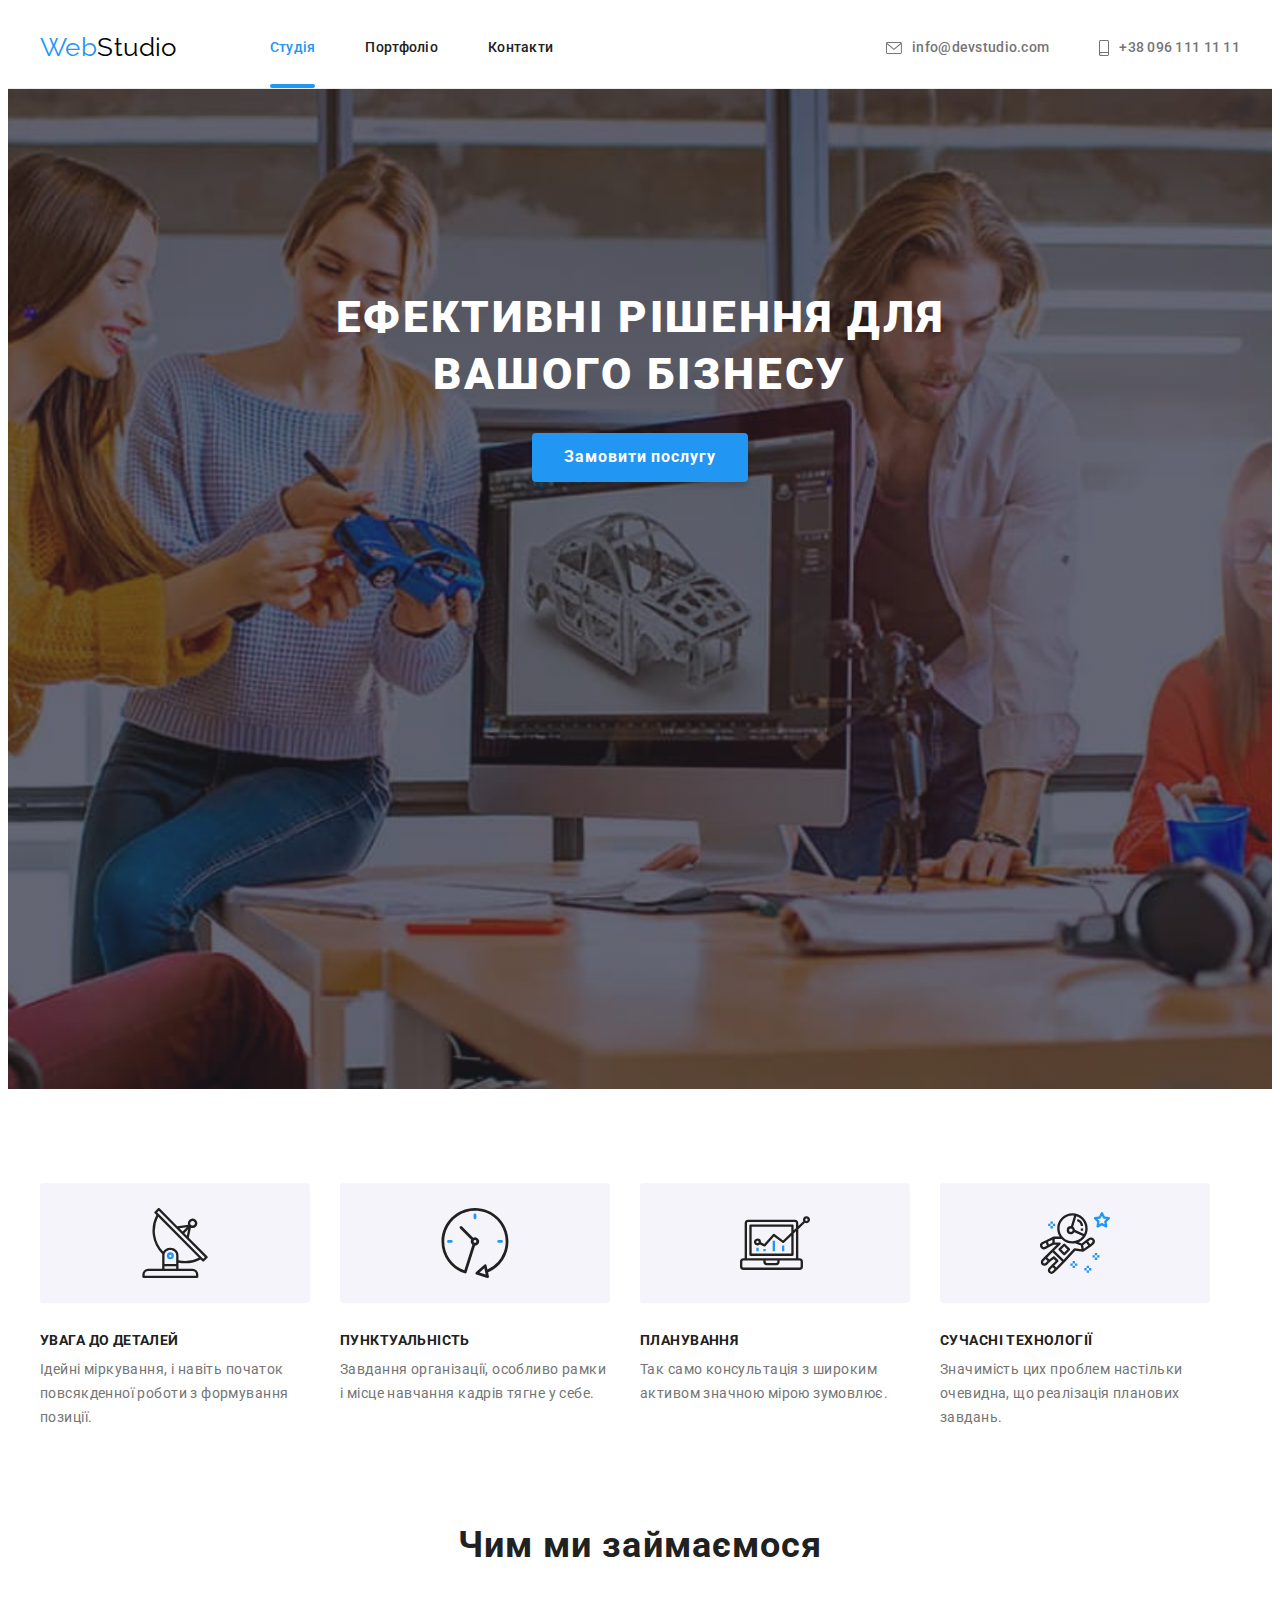
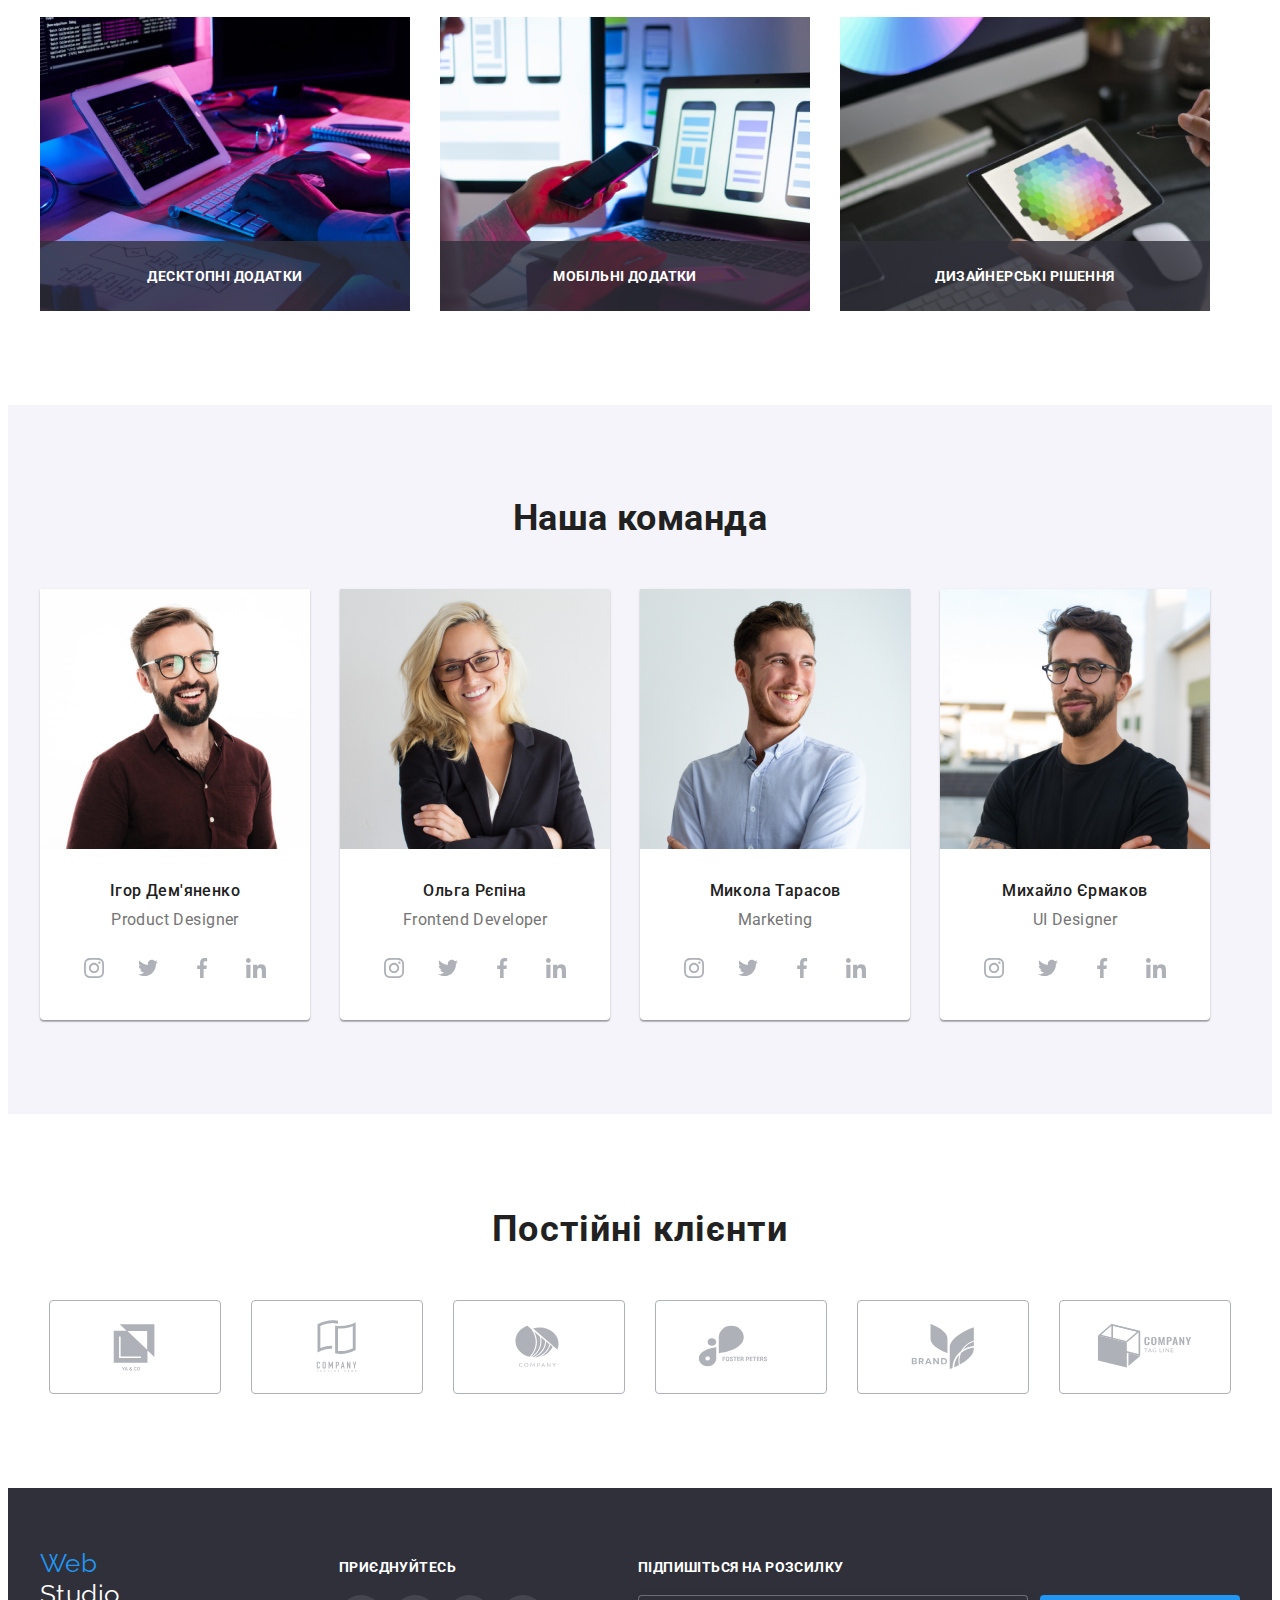
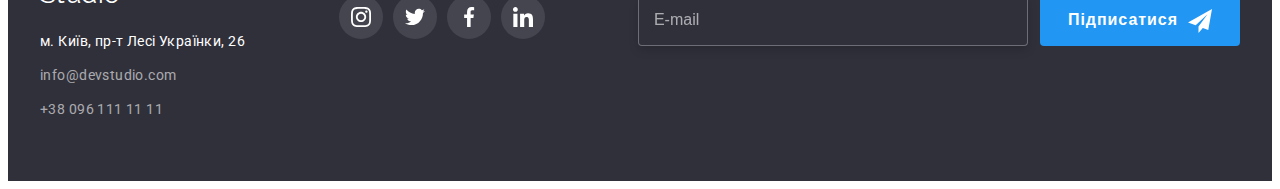
<file: index.html>
<!DOCTYPE html>
<html lang="uk">
  <head>
    <meta charset="UTF-8" />
    <meta http-equiv="X-UA-Compatible" content="IE=edge" />
    <meta name="viewport" content="width=device-width, initial-scale=1.0" />
    <title>Web Studio</title>
    <link
      href="https://fonts.googleapis.com/css2?family=Oleo+Script&family=Raleway:wght@700&family=Roboto:wght@400;500;700;900&display=swap"
      rel="stylesheet"
    />
    <link
      rel="stylesheet"
      href="https://cdnjs.cloudflare.com/ajax/libs/modern-normalize/1.1.0/modern-normalize.min.css"
      integrity="sha512-wpPYUAdjBVSE4KJnH1VR1HeZfpl1ub8YT/NKx4PuQ5NmX2tKuGu6U/JRp5y+Y8XG2tV+wKQpNHVUX03MfMFn9Q=="
      crossorigin="anonymous"
      referrerpolicy="no-referrer"
    />
    <link rel="stylesheet" href="./css/main.min.css" />
    <link rel="stylesheet" href="./css/styles.css" />
  </head>
  <body>
    <!-- Верхня частина сайту-->
    <header class="header">
      <div class="header__container container">
        <a class="header__logo" href="./index.html"
          >Web<span class="header__logo--black">Studio</span></a
        >
        <nav class="nav">
          <ul class="nav__list list">
            <li class="nav__item"><a class="nav__link--current link" href="">Студія</a></li>
            <li class="nav__item">
              <a class="nav__link link" href="./portfolio.html">Портфоліо</a>
            </li>
            <li class="nav__item"><a class="nav__link link" href="">Контакти</a></li>
          </ul>
        </nav>
        <ul class="contacts list">
          <li class="contacts__item">
            <a class="contacts__link link" href="mailto:info@devstudio.com">
              <svg class="contacts__icon mailbox">
                <use href="./Images/symbol-defs.svg#mailbox"></use>
              </svg>
              info@devstudio.com</a
            >
          </li>
          <li class="contacts__item">
            <a class="contacts__link link" href="tel:+380961111111">
              <svg class="contacts__icon smartphone">
                <use href="./Images/symbol-defs.svg#smartphone"></use>
              </svg>
              +38 096 111 11 11</a
            >
          </li>
        </ul>
      </div>
    </header>
    <!--Основна частина сайту-->
    <main>
      <!--Обкладинка-->
      <section class="hero">
        <div class="hero__container container">
          <h1 class="hero__title">Ефективні рішення для вашого бізнесу</h1>
          <button class="hero__btn" type="button" data-modal-open>Замовити послугу</button>
        </div>
      </section>
      <!--Переваги-->
      <section class="features">
        <div class="features__container container">
          <h2 class="visually-hidden">Переваги</h2>
          <ul class="features__list list">
            <li class="features__item icon--antenna">
              <h3 class="features__name">Увага до деталей</h3>
              <p class="features__text">
                Ідейні міркування, і навіть початок повсякденної роботи з формування позиції.
              </p>
            </li>
            <li class="features__item icon--clock">
              <h3 class="features__name">Пунктуальність</h3>
              <p class="features__text">
                Завдання організації, особливо рамки і місце навчання кадрів тягне у себе.
              </p>
            </li>
            <li class="features__item icon--diagram">
              <h3 class="features__name">Планування</h3>
              <p class="features__text">
                Так само консультація з широким активом значною мірою зумовлює.
              </p>
            </li>
            <li class="features__item icon--astronaut">
              <h3 class="features__name">Сучасні технології</h3>
              <p class="features__text">
                Значимість цих проблем настільки очевидна, що реалізація планових завдань.
              </p>
            </li>
          </ul>
        </div>
      </section>
      <!--Спеціалізація-->
      <section class="spec">
        <div class="spec__container container">
          <h2 class="spec__title">Чим ми займаємося</h2>
          <ul class="spec__list list">
            <li class="spec__item item">
              <img
                class="spec__img img"
                src="./Images/comp-1.jpg"
                alt="Програміст за робочим столом"
                width="370"
              />
              <p class="spec__text">Десктопні додатки</p>
            </li>
            <li class="spec__item item">
              <img
                class="spec__img img"
                src="./Images/comp-2.jpg"
                alt="Розробка програми"
                width="370"
              />
              <p class="spec__text">Мобільні додатки</p>
            </li>
            <li class="spec__item item">
              <img
                class="spec__img img"
                src="./Images/comp-3.jpg"
                alt="Вибірка кольорів"
                width="370"
              />
              <p class="spec__text">Дизайнерські рішення</p>
            </li>
          </ul>
        </div>
      </section>
      <!--Члени команди-->
      <section class="team">
        <div class="team__container container">
          <h2 class="team__title">Наша команда</h2>
          <ul class="team__list list">
            <li class="team__item item">
              <img class="team__img" src="./Images/img-3.jpg" alt="Ігор Дем'яненко" width="270" />
              <div class="social">
                <h3 class="social__name">Ігор Дем'яненко</h3>
                <p class="social__desc">Product Designer</p>
                <ul class="social__list list">
                  <li class="social__item">
                    <a
                      href="#"
                      class="social__link link"
                      target="_blank"
                      rel="noreferer noopener nofollow"
                      aria-label="Instagram"
                    >
                      <svg class="social__icon icon">
                        <use href="./Images/symbol-defs.svg#instagram" width="20" height="20"></use>
                      </svg>
                    </a>
                  </li>
                  <li class="social__item">
                    <a
                      href="#"
                      class="social__link link"
                      target="_blank"
                      rel="noreferer noopener nofollow"
                      aria-label="Twitter"
                    >
                      <svg class="social__icon icon">
                        <use href="./Images/symbol-defs.svg#twitter" width="20" height="20"></use>
                      </svg>
                    </a>
                  </li>
                  <li class="social__item">
                    <a
                      href="#"
                      class="social__link link"
                      target="_blank"
                      rel="noreferer noopener nofollow"
                      aria-label="Facebook"
                    >
                      <svg class="social__icon icon">
                        <use href="./Images/symbol-defs.svg#facebook" width="20" height="20"></use>
                      </svg>
                    </a>
                  </li>
                  <li class="social__item">
                    <a
                      href="#"
                      class="social__link link"
                      target="_blank"
                      rel="noreferer noopener nofollow"
                      aria-label="Linkedin"
                    >
                      <svg class="social__icon icon">
                        <use href="./Images/symbol-defs.svg#linkedin" width="20" height="20"></use>
                      </svg>
                    </a>
                  </li>
                </ul>
              </div>
            </li>
            <li class="team__item item">
              <img class="team__img" src="./Images/img-2.jpg" alt="Ольга Рєпіна" width="270" />
              <div class="social">
                <h3 class="social__name">Ольга Рєпіна</h3>
                <p class="social__desc">Frontend Developer</p>
                <ul class="social__list list">
                  <li class="social__item">
                    <a
                      href="#"
                      class="social__link link"
                      target="_blank"
                      rel="noreferer noopener nofollow"
                      aria-label="Instagram"
                    >
                      <svg class="social__icon icon">
                        <use href="./Images/symbol-defs.svg#instagram" width="20" height="20"></use>
                      </svg>
                    </a>
                  </li>
                  <li class="social__item">
                    <a
                      href="#"
                      class="social__link link"
                      target="_blank"
                      rel="noreferer noopener nofollow"
                      aria-label="Twitter"
                    >
                      <svg class="social__icon icon">
                        <use href="./Images/symbol-defs.svg#twitter" width="20" height="20"></use>
                      </svg>
                    </a>
                  </li>
                  <li class="social__item">
                    <a
                      href="#"
                      class="social__link link"
                      target="_blank"
                      rel="noreferer noopener nofollow"
                      aria-label="Facebook"
                    >
                      <svg class="social__icon icon">
                        <use href="./Images/symbol-defs.svg#facebook" width="20" height="20"></use>
                      </svg>
                    </a>
                  </li>
                  <li class="social__item">
                    <a
                      href="#"
                      class="social__link link"
                      target="_blank"
                      rel="noreferer noopener nofollow"
                      aria-label="Linkedin"
                    >
                      <svg class="social__icon icon">
                        <use href="./Images/symbol-defs.svg#linkedin" width="20" height="20"></use>
                      </svg>
                    </a>
                  </li>
                </ul>
              </div>
            </li>
            <li class="team__item item">
              <img class="team__img" src="./Images/img-1.jpg" alt="Микола Тарасов" width="270" />
              <div class="social">
                <h3 class="social__name">Микола Тарасов</h3>
                <p class="social__desc">Marketing</p>
                <ul class="social__list list">
                  <li class="social__item">
                    <a
                      href="#"
                      class="social__link link"
                      target="_blank"
                      rel="noreferer noopener nofollow"
                      aria-label="Instagram"
                    >
                      <svg class="social__icon icon">
                        <use href="./Images/symbol-defs.svg#instagram" width="20" height="20"></use>
                      </svg>
                    </a>
                  </li>
                  <li class="social__item">
                    <a
                      href="#"
                      class="social__link link"
                      target="_blank"
                      rel="noreferer noopener nofollow"
                      aria-label="Twitter"
                    >
                      <svg class="social__icon icon">
                        <use href="./Images/symbol-defs.svg#twitter" width="20" height="20"></use>
                      </svg>
                    </a>
                  </li>
                  <li class="social__item">
                    <a
                      href="#"
                      class="social__link link"
                      target="_blank"
                      rel="noreferer noopener nofollow"
                      aria-label="Facebook"
                    >
                      <svg class="social__icon icon">
                        <use href="./Images/symbol-defs.svg#facebook" width="20" height="20"></use>
                      </svg>
                    </a>
                  </li>
                  <li class="social__item">
                    <a
                      href="#"
                      class="social__link link"
                      target="_blank"
                      rel="noreferer noopener nofollow"
                      aria-label="Linkedin"
                    >
                      <svg class="social__icon icon">
                        <use href="./Images/symbol-defs.svg#linkedin" width="20" height="20"></use>
                      </svg>
                    </a>
                  </li>
                </ul>
              </div>
            </li>
            <li class="team__item item">
              <img class="team__img" src="./Images/img.jpg" alt="Михайло Єрмаков" width="270" />
              <div class="social">
                <h3 class="social__name">Михайло Єрмаков</h3>
                <p class="social__desc">UI Designer</p>
                <ul class="social__list list">
                  <li class="social__item">
                    <a
                      href="#"
                      class="social__link link"
                      target="_blank"
                      rel="noreferer noopener nofollow"
                      aria-label="Instagram"
                    >
                      <svg class="social__icon icon">
                        <use href="./Images/symbol-defs.svg#instagram" width="20" height="20"></use>
                      </svg>
                    </a>
                  </li>
                  <li class="social__item">
                    <a
                      href="#"
                      class="social__link link"
                      target="_blank"
                      rel="noreferer noopener nofollow"
                      aria-label="Twitter"
                    >
                      <svg class="social__icon icon">
                        <use href="./Images/symbol-defs.svg#twitter" width="20" height="20"></use>
                      </svg>
                    </a>
                  </li>
                  <li class="social__item">
                    <a
                      href="#"
                      class="social__link link"
                      target="_blank"
                      rel="noreferer noopener nofollow"
                      aria-label="Facebook"
                    >
                      <svg class="social__icon icon">
                        <use href="./Images/symbol-defs.svg#facebook" width="20" height="20"></use>
                      </svg>
                    </a>
                  </li>
                  <li class="social__item">
                    <a
                      href="#"
                      class="social__link link"
                      target="_blank"
                      rel="noreferer noopener nofollow"
                      aria-label="Linkedin"
                    >
                      <svg class="social__icon icon">
                        <use href="./Images/symbol-defs.svg#linkedin" width="20" height="20"></use>
                      </svg>
                    </a>
                  </li>
                </ul>
              </div>
            </li>
          </ul>
        </div>
      </section>
      <!-- Постійні клієнти -->
      <section class="clients">
        <div class="clients__container container">
          <h2 class="clients__title">Постійні клієнти</h2>
          <ul class="clients__list list">
            <li class="clients__item item">
              <a
                class="clients__link link"
                href="#"
                target="_blank"
                rel="noreferer noopener nofollow"
                aria-label="YA & CO"
              >
                <svg class="clients__icon">
                  <use href="./Images/symbol-defs.svg#Logo-1"></use>
                </svg>
              </a>
            </li>
            <li class="clients__item item">
              <a
                class="clients__link link"
                href="#"
                target="_blank"
                rel="noreferer noopener nofollow"
                aria-label="Company Taoline here"
              >
                <svg class="clients__icon">
                  <use href="./Images/symbol-defs.svg#Logo-2"></use>
                </svg>
              </a>
            </li>
            <li class="clients__item item">
              <a
                class="clients__link link"
                href="#"
                target="_blank"
                rel="noreferer noopener nofollow"
                aria-label="Company logo"
              >
                <svg class="clients__icon">
                  <use href="./Images/symbol-defs.svg#Logo-3"></use>
                </svg>
              </a>
            </li>
            <li class="clients__item item">
              <a
                class="clients__link link"
                href="#"
                target="_blank"
                rel="noreferer noopener nofollow"
                aria-label="Foster Peters"
              >
                <svg class="clients__icon">
                  <use href="./Images/symbol-defs.svg#Logo-4"></use>
                </svg>
              </a>
            </li>
            <li class="clients__item item">
              <a
                class="clients__link link"
                href="#"
                target="_blank"
                rel="noreferer noopener nofollow"
                aria-label="Brand"
              >
                <svg class="clients__icon">
                  <use href="./Images/symbol-defs.svg#Logo-5"></use>
                </svg>
              </a>
            </li>
            <li class="clients__item item">
              <a
                class="clients__link link"
                href="#"
                target="_blank"
                rel="noreferer noopener nofollow"
                aria-label="Company Tag Line"
              >
                <svg class="clients__icon">
                  <use href="./Images/symbol-defs.svg#Logo-6"></use>
                </svg>
              </a>
            </li>
          </ul>
        </div>
      </section>
    </main>
    <!-- Нижня частина сайту-->
    <footer class="footer">
      <div class="footer-container container">
        <div class="footer-address-logo">
          <a class="footer__logo" href="./index.html"
            >Web<span class="footer__logo--white">Studio</span></a
          >
          <address class="address">
            <ul class="address list">
              <!-- Адреса-->
              <li class="address-item">
                <a
                  class="address-place link"
                  href="https://goo.gl/maps/5dyNqoqy7dvXmAK19"
                  target="_blank"
                  rel="noopener nofollow"
                  >м. Київ, пр-т Лесі Українки, 26</a
                >
              </li>
              <!-- Мейл-->
              <li class="address-item">
                <a class="address-contact link" href="mailto:info@devstudio.com"
                  >info@devstudio.com</a
                >
              </li>
              <!-- Номер-->
              <li class="address-item">
                <a class="address-contact link" href="tel:+380961111111">+38 096 111 11 11</a>
              </li>
            </ul>
          </address>
        </div>
        <div class="footer-links">
          <p class="footer-title">Приєднуйтесь</p>
          <ul class="footer-list list">
            <li class="footer-item">
              <a
                href="#"
                class="footer-link link"
                target="_blank"
                rel="noreferer noopener nofollow"
                aria-label="Instagram"
              >
                <svg class="footer-icon icon">
                  <use href="./Images/symbol-defs.svg#instagram" width="20" height="20"></use>
                </svg>
              </a>
            </li>
            <li class="footer-item">
              <a
                href="#"
                class="footer-link link"
                target="_blank"
                rel="noreferer noopener nofollow"
                aria-label="Twitter"
              >
                <svg class="footer-icon icon">
                  <use href="./Images/symbol-defs.svg#twitter" width="20" height="20"></use>
                </svg>
              </a>
            </li>
            <li class="footer-item">
              <a
                href="#"
                class="footer-link link"
                target="_blank"
                rel="noreferer noopener nofollow"
                aria-label="Facebook"
              >
                <svg class="footer-icon icon">
                  <use href="./Images/symbol-defs.svg#facebook" width="20" height="20"></use>
                </svg>
              </a>
            </li>
            <li class="footer-item">
              <a
                href="#"
                class="footer-link link"
                target="_blank"
                rel="noreferer noopener nofollow"
                aria-label="Linkedin"
              >
                <svg class="footer-icon icon">
                  <use href="./Images/symbol-defs.svg#linkedin" width="20" height="20"></use>
                </svg>
              </a>
            </li>
          </ul>
        </div>
        <div class="footer-form-container">
          <p class="footer-form-title">Підпишіться на розсилку</p>
          <form class="footer-form" name="footer-form" autocomplete="on">
            <label class="footer-label">
              <input class="footer-input" name="email" type="email" placeholder="E-mail" required />
              <button class="footer-form-btn" type="submit">
                Підписатися
                <svg class="footer-form-icon">
                  <use href="./Images/icons.svg#telegram"></use>
                </svg>
              </button>
            </label>
          </form>
        </div>
      </div>
    </footer>
    <!-- Модалка -->
    <div class="hero-backdrop is-hidden" data-modal>
      <div class="hero-modal">
        <!-- Форма -->
        <form class="modal-form" autocomplete="on">
          <p class="form-title">Залиште свої дані, ми вам передзвонимо</p>
          <label class="form-label">
            <span class="form-name">Ім'я</span>
            <input class="form-input" type="text" name="name" autofocus required />
            <svg class="form-icon">
              <use href="./Images/icons.svg#name"></use></svg
          ></label>
          <label class="form-label">
            <span class="form-name">Телефон</span>
            <input class="form-input" type="tel" name="tel" required />
            <svg class="form-icon">
              <use href="./Images/icons.svg#phone"></use></svg
          ></label>
          <label class="form-label">
            <span class="form-name">Пошта</span>
            <input class="form-input" type="email" name="mail" required />
            <svg class="form-icon">
              <use href="./Images/icons.svg#email"></use></svg
          ></label>
          <label class="form-textarea-label">
            <span class="form-name">Коментар</span>
            <textarea
              class="form-textarea"
              name="comment"
              rows="10"
              placeholder="Введіть текст"
            ></textarea>
          </label>
          <label class="form-agree-label">
            <input class="form-agree visually-hidden" type="checkbox" name="agree" />
            <span class="agree-block"></span>
            <span class="agree-text"
              >Погоджуюся з розсилкою та приймаю
              <a class="form-conditions" href="#" target="_blank" rel="noreferrer noopener nofollow"
                >Умови договору</a
              >
            </span>
          </label>
          <button class="form-send-btn" type="submit">Відправити</button>
        </form>
        <!-- Кнопка закриття -->
        <button class="x-btn" type="button" data-modal-close>
          <svg class="x-btn-svg" width="18px" height="18px">
            <use href="./Images/symbol-defs.svg#x-icon"></use>
          </svg>
        </button>
      </div>
    </div>

    <!-- <div role="group"></div> - фікс для fieldset  -->

    <!-- JavaScript -->
    <script src="./js/modal.js"></script>
  </body>
</html>
</file>
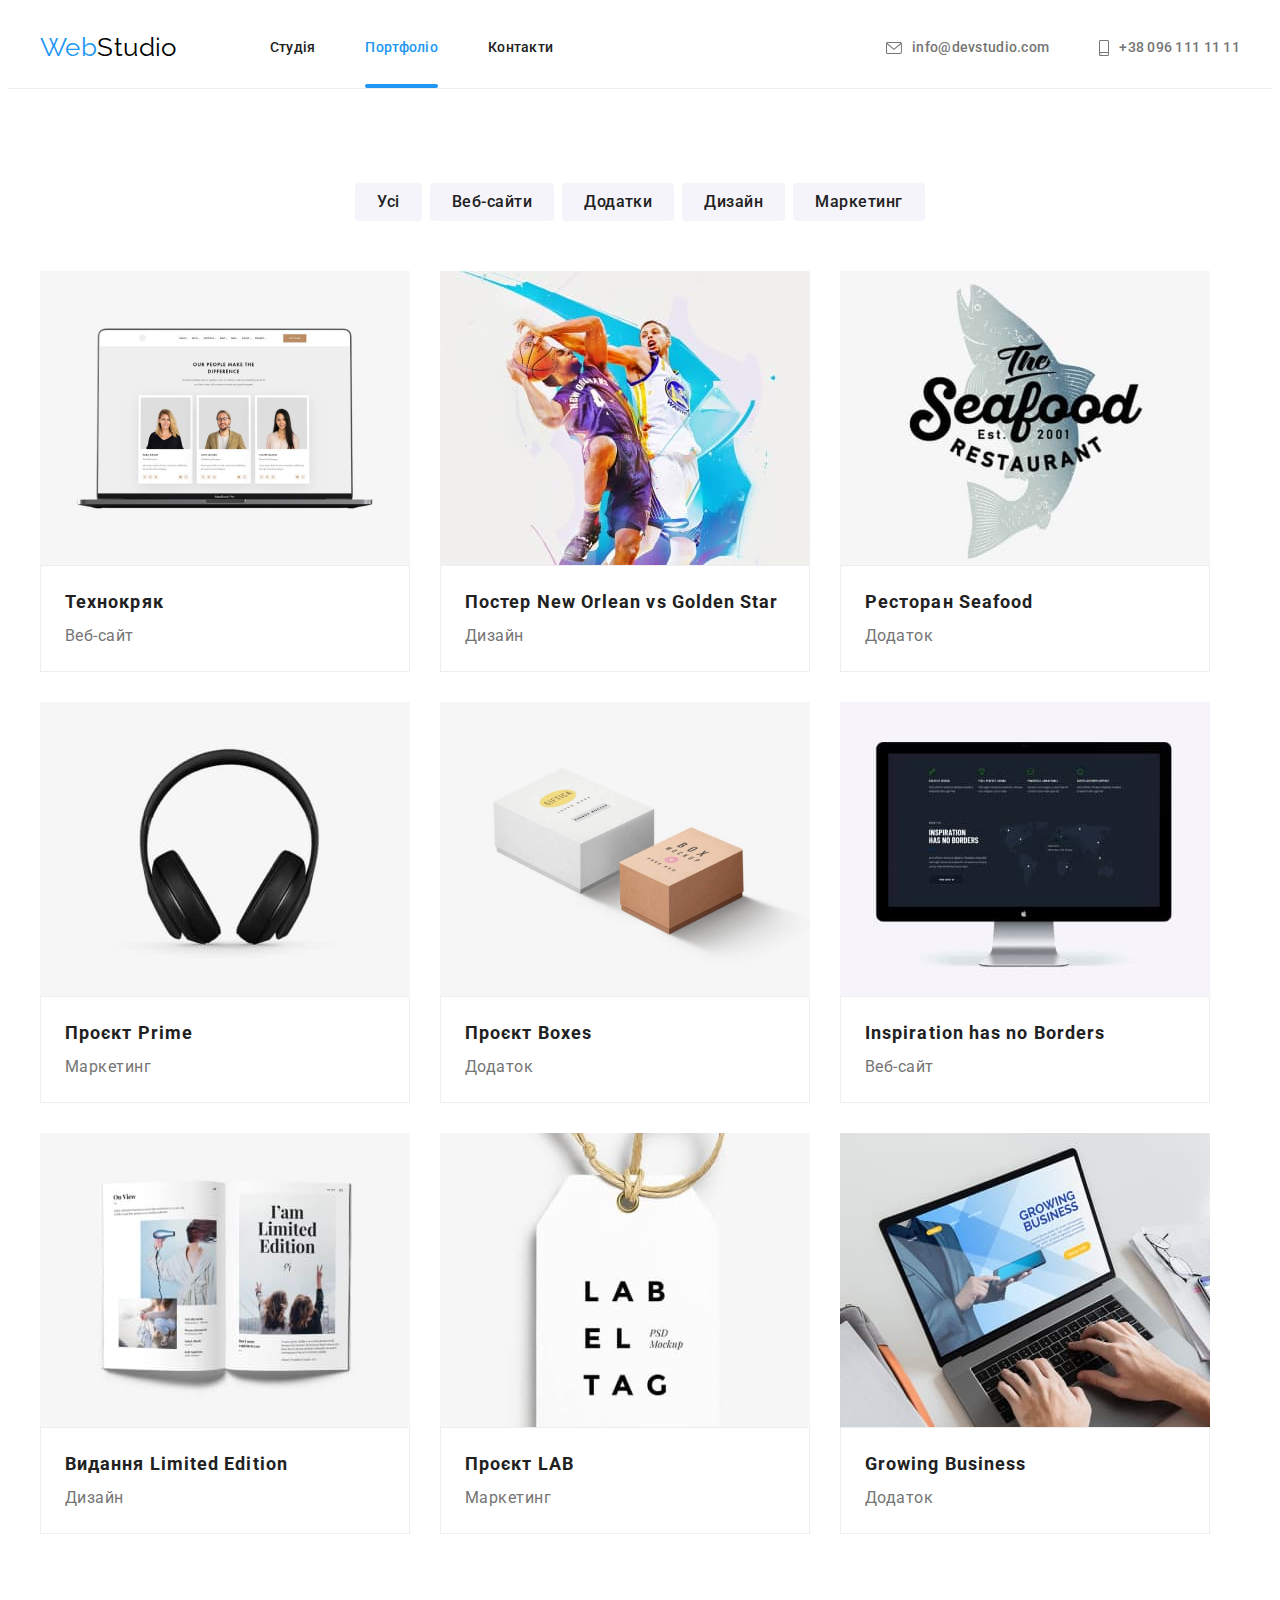
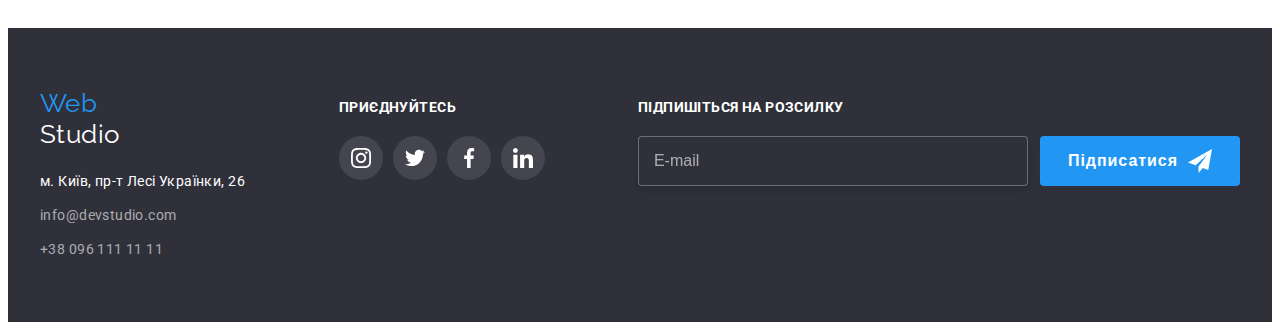
<file: portfolio.html>
<!DOCTYPE html>
<html lang="uk">
  <head>
    <meta charset="UTF-8" />
    <meta http-equiv="X-UA-Compatible" content="IE=edge" />
    <meta name="viewport" content="width=device-width, initial-scale=1.0" />
    <title>Web Studio</title>
    <link
      href="https://fonts.googleapis.com/css2?family=Oleo+Script&family=Raleway:wght@700&family=Roboto:wght@400;500;700;900&display=swap"
      rel="stylesheet"
    />
    <link
      rel="stylesheet"
      href="https://cdnjs.cloudflare.com/ajax/libs/modern-normalize/1.1.0/modern-normalize.min.css"
      integrity="sha512-wpPYUAdjBVSE4KJnH1VR1HeZfpl1ub8YT/NKx4PuQ5NmX2tKuGu6U/JRp5y+Y8XG2tV+wKQpNHVUX03MfMFn9Q=="
      crossorigin="anonymous"
      referrerpolicy="no-referrer"
    />
    <link rel="stylesheet" href="./css/main.min.css" />
    <link rel="stylesheet" href="./css/styles.css" />
  </head>

  <body>
    <!-- Верхня частина сайту-->
    <header class="header">
      <div class="header__container container">
        <a class="header__logo" href="./index.html"
          >Web<span class="header__logo--black">Studio</span></a
        >
        <nav class="nav">
          <ul class="nav__list list">
            <li class="nav__item"><a class="nav__link link" href="./index.html">Студія</a></li>
            <li class="nav__item">
              <a class="nav__link--current link" href="./portfolio.html">Портфоліо</a>
            </li>
            <li class="nav__item"><a class="nav__link link" href="">Контакти</a></li>
          </ul>
        </nav>
        <ul class="contacts list">
          <li class="contacts__item">
            <a class="contacts__link link" href="mailto:info@devstudio.com">
              <svg class="contacts__icon mailbox">
                <use href="./Images/symbol-defs.svg#mailbox"></use>
              </svg>
              info@devstudio.com</a
            >
          </li>
          <li class="contacts__item">
            <a class="contacts__link link" href="tel:+380961111111">
              <svg class="contacts__icon smartphone">
                <use href="./Images/symbol-defs.svg#smartphone"></use>
              </svg>
              +38 096 111 11 11</a
            >
          </li>
        </ul>
      </div>
    </header>
    <main>
      <section class="projects">
        <div class="projects-container container">
          <h1 class="visually-hidden">Проекти</h1>
          <ul class="project-button-list list">
            <li class="project-btn"><button class="project-button" type="button">Усі</button></li>
            <li class="project-btn">
              <button class="project-button" type="button">Веб-сайти</button>
            </li>
            <li class="project-btn">
              <button class="project-button" type="button">Додатки</button>
            </li>
            <li class="project-btn">
              <button class="project-button" type="button">Дизайн</button>
            </li>
            <li class="project-btn">
              <button class="project-button" type="button">Маркетинг</button>
            </li>
          </ul>
          <!-- Проекти -->
          <ul class="project-list list">
            <li class="project-item">
              <a href="" class="project-link link">
                <div class="project-img-thumb">
                  <img
                    class="project-img img"
                    src="./Images/proj-1.jpg"
                    alt="Project-1"
                    width="370"
                  />
                  <div class="project-overlay">
                    <p class="project-overlay-text">
                      Ресурс пропонує комплексні пропозиції з різним рівнем функціоналу та сервісів.
                      Все це дозволить відвідувачу отримати вичерпні відомості про компанію чи
                      приватну особу.
                    </p>
                  </div>
                </div>
                <div class="project-container">
                  <h2 class="project-name">Технокряк</h2>
                  <p class="project-desc">Веб-сайт</p>
                </div>
              </a>
            </li>
            <li class="project-item">
              <a href="" class="project-link link">
                <div class="project-img-thumb">
                  <img
                    class="project-img img"
                    src="./Images/proj-2.jpg"
                    alt="Project-2"
                    width="370"
                  />
                  <div class="project-overlay">
                    <p class="project-overlay-text">
                      Ресурс пропонує комплексні пропозиції з різним рівнем функціоналу та сервісів.
                      Все це дозволить відвідувачу отримати вичерпні відомості про компанію чи
                      приватну особу.
                    </p>
                  </div>
                </div>
                <div class="project-container">
                  <h2 class="project-name">Постер New Orlean vs Golden Star</h2>
                  <p class="project-desc">Дизайн</p>
                </div>
              </a>
            </li>
            <li class="project-item">
              <a href="" class="project-link link">
                <div class="project-img-thumb">
                  <img
                    class="project-img img"
                    src="./Images/proj-3.jpg"
                    alt="Project-3"
                    width="370"
                  />
                  <div class="project-overlay">
                    <p class="project-overlay-text">
                      Ресурс пропонує комплексні пропозиції з різним рівнем функціоналу та сервісів.
                      Все це дозволить відвідувачу отримати вичерпні відомості про компанію чи
                      приватну особу.
                    </p>
                  </div>
                </div>
                <div class="project-container">
                  <h2 class="project-name">Ресторан Seafood</h2>
                  <p class="project-desc">Додаток</p>
                </div>
              </a>
            </li>
            <li class="project-item">
              <a href="" class="project-link link">
                <div class="project-img-thumb">
                  <img
                    class="project-img img"
                    src="./Images/proj-4.jpg"
                    alt="Project-4"
                    width="370"
                  />
                  <div class="project-overlay">
                    <p class="project-overlay-text">
                      Ресурс пропонує комплексні пропозиції з різним рівнем функціоналу та сервісів.
                      Все це дозволить відвідувачу отримати вичерпні відомості про компанію чи
                      приватну особу.
                    </p>
                  </div>
                </div>
                <div class="project-container">
                  <h2 class="project-name">Проєкт Prime</h2>
                  <p class="project-desc">Маркетинг</p>
                </div>
              </a>
            </li>
            <li class="project-item">
              <a href="" class="project-link link">
                <div class="project-img-thumb">
                  <img
                    class="project-img img"
                    src="./Images/proj-5.jpg"
                    alt="Project-5"
                    width="370"
                  />
                  <div class="project-overlay">
                    <p class="project-overlay-text">
                      Ресурс пропонує комплексні пропозиції з різним рівнем функціоналу та сервісів.
                      Все це дозволить відвідувачу отримати вичерпні відомості про компанію чи
                      приватну особу.
                    </p>
                  </div>
                </div>
                <div class="project-container">
                  <h2 class="project-name">Проєкт Boxes</h2>
                  <p class="project-desc">Додаток</p>
                </div>
              </a>
            </li>
            <li class="project-item">
              <a href="" class="project-link link">
                <div class="project-img-thumb">
                  <img
                    class="project-img img"
                    src="./Images/proj-6.jpg"
                    alt="Project-6"
                    width="370"
                  />
                  <div class="project-overlay">
                    <p class="project-overlay-text">
                      Ресурс пропонує комплексні пропозиції з різним рівнем функціоналу та сервісів.
                      Все це дозволить відвідувачу отримати вичерпні відомості про компанію чи
                      приватну особу.
                    </p>
                  </div>
                </div>
                <div class="project-container">
                  <h2 class="project-name">Inspiration has no Borders</h2>
                  <p class="project-desc">Веб-сайт</p>
                </div>
              </a>
            </li>
            <li class="project-item">
              <a href="" class="project-link link">
                <div class="project-img-thumb">
                  <img
                    class="project-img img"
                    src="./Images/proj-7.jpg"
                    alt="Project-7"
                    width="370"
                  />
                  <div class="project-overlay">
                    <p class="project-overlay-text">
                      Ресурс пропонує комплексні пропозиції з різним рівнем функціоналу та сервісів.
                      Все це дозволить відвідувачу отримати вичерпні відомості про компанію чи
                      приватну особу.
                    </p>
                  </div>
                </div>
                <div class="project-container">
                  <h2 class="project-name">Видання Limited Edition</h2>
                  <p class="project-desc">Дизайн</p>
                </div>
              </a>
            </li>
            <li class="project-item">
              <a href="" class="project-link link">
                <div class="project-img-thumb">
                  <img
                    class="project-img img"
                    src="./Images/proj-8.jpg"
                    alt="Project-8"
                    width="370"
                  />
                  <div class="project-overlay">
                    <p class="project-overlay-text">
                      Ресурс пропонує комплексні пропозиції з різним рівнем функціоналу та сервісів.
                      Все це дозволить відвідувачу отримати вичерпні відомості про компанію чи
                      приватну особу.
                    </p>
                  </div>
                </div>
                <div class="project-container">
                  <h2 class="project-name">Проєкт LAB</h2>
                  <p class="project-desc">Маркетинг</p>
                </div>
              </a>
            </li>
            <li class="project-item">
              <a href="" class="project-link link">
                <div class="project-img-thumb">
                  <img
                    class="project-img img"
                    src="./Images/proj-9.jpg"
                    alt="Project-9"
                    width="370"
                  />
                  <div class="project-overlay">
                    <p class="project-overlay-text">
                      Ресурс пропонує комплексні пропозиції з різним рівнем функціоналу та сервісів.
                      Все це дозволить відвідувачу отримати вичерпні відомості про компанію чи
                      приватну особу.
                    </p>
                  </div>
                </div>
                <div class="project-container">
                  <h2 class="project-name">Growing Business</h2>
                  <p class="project-desc">Додаток</p>
                </div>
              </a>
            </li>
          </ul>
        </div>
      </section>
    </main>
    <!-- Нижня частина сайту-->
    <footer class="footer">
      <div class="footer-container container">
        <div class="footer-address-logo">
          <a class="footer__logo" href="./index.html"
            >Web<span class="footer__logo--white">Studio</span></a
          >
          <address class="address">
            <ul class="address list">
              <!-- Адреса-->
              <li class="address-item">
                <a
                  class="address-place link"
                  href="https://goo.gl/maps/5dyNqoqy7dvXmAK19"
                  target="_blank"
                  rel="noopener nofollow"
                  >м. Київ, пр-т Лесі Українки, 26</a
                >
              </li>
              <!-- Мейл-->
              <li class="address-item">
                <a class="address-contact link" href="mailto:info@devstudio.com"
                  >info@devstudio.com</a
                >
              </li>
              <!-- Номер-->
              <li class="address-item">
                <a class="address-contact link" href="tel:+380961111111">+38 096 111 11 11</a>
              </li>
            </ul>
          </address>
        </div>
        <div class="footer-links">
          <p class="footer-title">Приєднуйтесь</p>
          <ul class="footer-list list">
            <li class="footer-item">
              <a
                href="#"
                class="footer-link link"
                target="_blank"
                rel="noreferer noopener nofollow"
                aria-label="Instagram"
              >
                <svg class="footer-icon icon">
                  <use href="./Images/symbol-defs.svg#instagram" width="20" height="20"></use>
                </svg>
              </a>
            </li>
            <li class="footer-item">
              <a
                href="#"
                class="footer-link link"
                target="_blank"
                rel="noreferer noopener nofollow"
                aria-label="Twitter"
              >
                <svg class="footer-icon icon">
                  <use href="./Images/symbol-defs.svg#twitter" width="20" height="20"></use>
                </svg>
              </a>
            </li>
            <li class="footer-item">
              <a
                href="#"
                class="footer-link link"
                target="_blank"
                rel="noreferer noopener nofollow"
                aria-label="Facebook"
              >
                <svg class="footer-icon icon">
                  <use href="./Images/symbol-defs.svg#facebook" width="20" height="20"></use>
                </svg>
              </a>
            </li>
            <li class="footer-item">
              <a
                href="#"
                class="footer-link link"
                target="_blank"
                rel="noreferer noopener nofollow"
                aria-label="Linkedin"
              >
                <svg class="footer-icon icon">
                  <use href="./Images/symbol-defs.svg#linkedin" width="20" height="20"></use>
                </svg>
              </a>
            </li>
          </ul>
        </div>
        <div class="footer-form-container">
          <p class="footer-form-title">Підпишіться на розсилку</p>
          <form class="footer-form" name="footer-form" autocomplete="on">
            <label class="footer-label">
              <input class="footer-input" name="email" type="email" placeholder="E-mail" required />
              <button class="footer-form-btn" type="submit">
                Підписатися
                <svg class="footer-form-icon">
                  <use href="./Images/icons.svg#telegram"></use>
                </svg>
              </button>
            </label>
          </form>
        </div>
      </div>
    </footer>
  </body>
</html>
</file>
<file: css/styles.css>
/* :root {
  --primary-text-color: #212121;
  --title-text-color: #757575;
  --accent-color: #2196f3;
  --main-background-color: #ffffff;
  --cover-footer-color: #2f303a;
  --black-color: #000000;
  --nav-button-color: #f5f4fa;
  --additional-color-first: #eeeeee;
  --additional-color-second: #ececec;
  --icon-color: #afb1b8;
  --animation-time: 250ms;
  --time-function: cubic-bezier(0.4, 0, 0.2, 1);
  --project-card-color: rgba(33, 150, 243, 0.9);
  --main-font: 'Roboto', sans-serif;
  --secondary-font: 'Raleway', sans-serif;
} */
/* 
html {
  box-sizing: border-box;
}

body {
  background-color: var(--main-background-color);
  color: var(--primary-text-color);
  font-family: var(--main-font), var(--secondary-font);
  font-size: 14px;
  letter-spacing: 0.03em;
}

h1,
h2,
h3,
h4,
h5,
h6,
p {
  margin: 0;
  padding: 0;
} */

/* .container {
  margin-left: auto;
  margin-right: auto;
  width: 1200px;
  padding-left: 15px;
  padding-right: 15px;
} */
/* 
.link {
  text-decoration: none;
}

.img {
  display: block;
  max-width: 100%;
  height: auto;
}

.section {
  padding-top: 94px;
  padding-bottom: 94px;
}

.address {
  font-style: inherit;
  margin-top: 20px;
}
.icon {
  width: 20px;
  height: 20px;
  fill: currentColor;
}

.list {
  list-style: none;
  padding: 0;
  margin: 0;
} */

/* .visually-hidden {
  position: absolute;
  width: 1px;
  height: 1px;
  margin: -1px;
  border: 0;
  padding: 0;

  white-space: nowrap;
  clip-path: inset(100%);
  clip: rect(0 0 0 0);
  overflow: hidden;
} */
/* Основний колір тексту: #212121;*/

/* Другорядний колір тексту: #757575; */

/* Кольори емблеми #2196F3 #FFFFFF */

/*header  #FFFFFF */

/*title текст #FFFFFF title background #2F303A*/

/*Акцент #2196F3*/
/*Футер #2F303A*/

/* header

.header {
  background-color: var(--main-background-color);
  border-bottom: 1px solid var(--additional-color-second);
}
.header__container {
  display: flex;
  align-items: center;
}

/* Лого header */

/* .header__logo {
  margin-right: 93px;
  color: var(--accent-color);
  font-family: Raleway;
  text-decoration: none;
  font-size: 26px;
  line-height: 1.2;
}

.header__logo--black {
  color: var(--black-color);
  font-family: Raleway;
} */

/* Навігація сайту */
/* .nav {
  display: flex;
}
.nav__list {
  display: flex;
}

.nav__link {
  display: inline-block;
  color: var(--primary-text-color);
  font-weight: 500;
  font-size: 14px;
  line-height: 1.14;
  text-decoration: none;
}
.nav__link--current {
  color: var(--accent-color);
  position: relative;
}
.nav__link--current::after {
  position: absolute;
  display: block;
  bottom: 0;
  left: 0;
  content: '';
  width: 100%;
  height: 4px;
  background-color: var(--accent-color);
  border-radius: 2px;
} */
/* margin-right: 50px; */

/* .site-nav .item:last-child{
  margin-right: 0;
} */

/* .site-nav .item:not(:last-child){
  margin-right: 50px;
} */
/* 
.nav__item + .nav__item {
  margin-left: 50px;
} */

/* Контакти header */
/* .contacts {
  display: flex;
  margin-left: auto;
  color: var(--title-text-color);
  align-items: center;
}

.contacts__item:first-child {
  margin-right: 50px;
} */

/* Іконки хедеру */
/* .contact__icon {
  align-items: center;
  fill: currentColor;
  margin-right: 10px;
}

.mailbox {
  width: 16px;
  height: 12px;
}
.smartphone {
  width: 10px;
  height: 16px;
} */

/* Посилання */

/* .nav__link,
.nav__link--current {
  display: block;
  padding-top: 32px;
  padding-bottom: 32px;
  font-weight: 500;
  line-height: 1.14;
  letter-spacing: 0.02em;
  transition: color var(--animation-time) var(--time-function);
}
.contact__link {
  display: flex;
  margin-left: auto;
  align-items: center;
  font-weight: 500;
  font-size: 14px;
  line-height: 1.1;
  color: var(--title-text-color);
  letter-spacing: 0.02em;
  transition: color var(--animation-time) var(--time-function);
}
.contact__link:hover,
.contact__link:focus {
  color: var(--accent-color);
} */

/*Заголовок*/

/* .hero {
  padding-top: 200px;
  padding-bottom: 200px;
  text-align: center;
  max-width: 1600px;
  height: 600px;
  margin-left: auto;
  margin-right: auto;
  background-image: linear-gradient(to right, rgba(47, 48, 58, 0.4), rgba(47, 48, 58, 0.4)),
    url('../Images/background-hero.jpg');
  background-size: cover;
  background-repeat: no-repeat;
  background-position: center;
  background-color: var(--cover-footer-color);
}

.hero__title {
  margin-bottom: 30px;
  margin-left: auto;
  margin-right: auto;
  max-width: 696px;

  font-size: 44px;
  font-weight: 900;
  line-height: 1.3;
  letter-spacing: 0.06em;
  text-align: center;
  text-transform: uppercase;
  color: var(--main-background-color);
} */

/* .hero__btn {
  display: inline-block;
  min-width: 216px;
  box-shadow: 0px 4px 4px rgba(0, 0, 0, 0.15);
  border: none;
  border-radius: 4px;
  padding: 10px 32px;

  font-family: inherit;
  color: var(--main-background-color);
  background-color: var(--accent-color);
  font-weight: 700;
  font-size: 16px;
  line-height: 1.8;
  text-align: center;
  letter-spacing: 0.06em;
  cursor: pointer;
} */

/*Заголовки і описи*/
/* Переваги
.features__item {
  width: 270px;
} */
/* .features-item:not(:last-child) {
  margin-right: 30px;
} */

/* .features__list {
  display: flex;
  gap: 30px;
}

.features__item::before {
  display: block;
  content: ' ';
  height: 120px;
  background-size: contain;
  background-repeat: no-repeat;
  background-position: center;
  background-color: var(--nav-button-color);
  border-radius: 4px;
  background-size: 70px 70px;
  margin-bottom: 30px;
}

.icon--antenna::before {
  background-image: url(../Images/antenna.svg);
  left: 3.35%;
  right: 3.35%;
  top: 0%;
  bottom: 0%;
}

.icon--clock::before {
  background-image: url(../Images/сlock.svg);
}

.icon--diagram::before {
  background-image: url(../Images/diagram.svg);
}

.icon--astronaut::before {
  background-image: url(../Images/astronaut.svg);
}
.features__name {
  margin-bottom: 10px;
  font-weight: 700;
  font-size: 14px;
  line-height: 1.1;
  text-transform: uppercase;
  color: var(--primary-text-color);
}

.features__text {
  font-size: 14px;
  line-height: 1.71;
  color: var(--title-text-color);
} */
/* Спеціалізація */
/* .spec {
  padding-top: 0;
}
.spec__list {
  display: flex;
  gap: 30px;
}

.spec__title {
  margin-bottom: 50px;
  font-weight: 700;
  font-size: 36px;
  line-height: 1.2;
  text-align: center;
  letter-spacing: 0.03em;
  color: var(--primary-text-color);
}
.spec__item {
  position: relative;
}
.spec__text {
  position: absolute;
  bottom: 0;
  display: flex;
  align-items: center;
  justify-content: center;
  width: 100%;
  height: 70px;
  background-color: rgba(47, 48, 58, 0.8);
  font-weight: 700;
  text-transform: uppercase;
  color: var(--main-background-color);
} */

/* Команда */
/* .team {
  background-color: var(--nav-button-color);
}
.team__list {
  display: flex;
}
.social {
  padding: 30px 0;
  text-align: center;
}
.team__title {
  margin-bottom: 50px;
  font-size: 36px;
  line-height: 1.1;
  text-align: center;
}
.team__item {
  background-color: var(--main-background-color);
  width: 270px;
  box-shadow: 0px 1px 3px rgba(0, 0, 0, 0.12), 0px 1px 1px rgba(0, 0, 0, 0.14),
    0px 2px 1px rgba(0, 0, 0, 0.2);
  border-radius: 0px 0px 4px 4px;
}
.team__item:not(:last-child) {
  margin-right: 30px;
}
.social__list {
  display: flex;
  justify-content: center;
  gap: 10px;
  margin-top: 16px;
}
.social__link,
.footer-link {
  display: flex;
  justify-content: center;
  align-items: center;
  width: 44px;
  height: 44px;
  border-radius: 50%;
  background-color: var(--main-background-color);
  color: var(--icon-color);
  transition: color var(--animation-time) var(--time-function),
    background-color var(--animation-time) var(--time-function);
}

.social__link:hover,
.social__link:focus {
  background-color: var(--accent-color);
  color: var(--main-background-color);
}

.social__name {
  margin-bottom: 10px;

  font-weight: 500;
  font-size: 16px;
  line-height: 1.18;
  text-align: center;
}
.social__desc {
  font-size: 16px;
  line-height: 1.18;
  text-align: center;
  color: var(--title-text-color);
} */

/* Постійні клієнти */

/* .clients__title {
  font-weight: 700;
  font-size: 36px;
  line-height: 42px;
  text-align: center;
  letter-spacing: 0.03em;
  margin-bottom: 50px;
}

.clients__list {
  display: flex;
  justify-content: center;
  gap: 30px;
}

.clients__item {
  margin-right: 3opx;
}
.clients__link {
  display: flex;
  justify-content: center;
  align-items: center;
  width: 170px;
  height: 92px;
  border-radius: 50%;
  background-color: var(--main-background-color);
  fill: var(--icon-color);
  border: 1px solid #afb1b8;
  border-radius: 4px;
  transition: fill var(--animation-time) var(--time-function),
    background-color var(--animation-time) var(--time-function);
}

.clients__link:hover,
.clients__link:focus {
  fill: var(--accent-color);
  border-color: var(--accent-color);
}

.clients__icon {
  width: 106px;
  height: 60px;
} */
/*Button*/
/* button {
  display: block;
  margin: 0 auto;
  cursor: pointer;
  border: none;
  border-radius: 4px;
} */

/* Модалка hero */
/* .hero-backdrop {
  position: fixed;
  top: 0;
  left: 0;
  opacity: 1;
  transform: translateY(0%);
  width: 100%;
  height: 100%;
  background-color: rgba(0, 0, 0, 0.2);
  z-index: 1;
  transition: opacity var(--animation-time) var(--time-function),
    visibility var(--animation-time) var(--time-function),
    transform var(--animation-time) var(--time-function);
}
.hero-backdrop.is-hidden {
  opacity: 0;
  pointer-events: none;
  visibility: hidden;
} */

/* .x-btn {
  position: absolute;
  top: 8px;
  right: 8px;
  display: flex;
  justify-content: center;
  align-items: center;
  width: 30px;
  height: 30px;
  background: #ffffff;
  border: 1px solid rgba(0, 0, 0, 0.1);
  border-radius: 50%;
} */

/* .hero-modal {
  position: absolute;
  min-width: 528px;
  min-height: 581px;
  top: 50%;
  left: 50%;
  transform: translate(-50%, -50%) scale(1);
  border-radius: 4px;
  background-color: var(--main-background-color);
  box-shadow: 0px 1px 3px rgb(0 0 0 / 12%), 0px 1px 1px rgb(0 0 0 / 14%),
    0px 2px 1px rgb(0 0 0 / 20%);
  transition: opacity var(--animation-time) var(--time-function);
} */

/* .x-btn:hover,
.x-btn:focus {
  color: var(--accent-color);
}
.x-btn-svg {
  fill: currentColor;
} */

/* Форма модалки */

/* .modal-form {
  margin-left: auto;
  margin-right: auto;
  padding: 40px;
}
.form-title {
  margin-bottom: 12px;
  padding: 0;
  text-align: center;
  font-weight: 700;
  font-size: 20px;
  line-height: 1.15;
  color: var(--primary-text-color);
}
.form-name {
  display: block;
  margin-bottom: 4px;
  font-size: 12px;
  line-height: 1.16;
  letter-spacing: 0.01em;
}
.form-input {
  display: block;
  width: 450px;
  height: 40px;
  padding: 12px 12px 12px 42px;
  outline: none;
  border: 1px solid rgba(33, 33, 33, 0.2);
  border-radius: 4px;
  color: var(--modal-header-color);
  transition: border-color var(--animation-time) var(--time-function);
}

.form-label {
  position: relative;
  display: block;
  margin-bottom: 10px;
}
.agree-block {
  display: inline-block;
  width: 16px;
  height: 16px;
  padding: 0;
  margin: 0;
  border: 3px solid var(--primary-text-color);
  border-radius: 2px;
  transition: border-color var(--animation-time) var(--time-function),
    background-image var(--animation-time) var(--time-function);
}

.form-agree:checked ~ .agree-block {
  background-image: url(../Images/agree.svg);
  background-size: cover;
  background-position: center;
  background-origin: border-box;
  border-color: var(--accent-color);
  background-color: #2196f3;
}

.agree-block:hover,
.agree-block:focus {
  border-color: var(--accent-color);
}

.agree-text {
  line-height: 1.7;
}
.form-conditions {
  color: var(--accent-color);
}

.form-agree-label {
  display: flex;
  justify-content: center;
  align-items: center;
  gap: 8px;
  margin-bottom: 30px;
}

.form-textarea-label {
  position: relative;
  display: block;
  margin-bottom: 20px;
}

.form-textarea {
  display: block;
  width: 450px;
  height: 120px;
  resize: none;
  padding: 12px;
  margin-bottom: 20px;
  outline: none;
  border: 1px solid rgba(33, 33, 33, 0.2);
  border-radius: 4px;
  transition: border-color var(--animation-time) var(--time-function);
}

.form-send-btn {
  padding: 10px 52px;
  background-color: var(--accent-color);
  box-shadow: 0px 4px 4px rgba(0, 0, 0, 0.15);
  border-radius: 4px;
  font-weight: 700;
  font-size: 16px;
  line-height: 1.88;
  letter-spacing: 0.06em;
  color: var(--main-background-color);
}

.form-input:focus-within,
.form-input:hover,
.form-textarea:focus-within,
.form-textarea:hover {
  border: 1px solid var(--accent-color);
}

textarea {
  resize: none;
}

.form-textarea::placeholder {
  font-size: 12px;
  line-height: 1.16;
  letter-spacing: 0.01em;
  color: rgba(117, 117, 117, 0.5);
}

.form-icon {
  position: absolute;
  top: 50%;
  left: 12px;
  width: 18px;
  height: 18px;
  fill: var(--primary-text-color);
  transition: fill var(--animation-time) var(--time-function);
}

.form-input:focus-within + .form-icon,
.form-input:hover + .form-icon {
  fill: var(--accent-color);
} */
/* Для виїзду надпису з інпуту */
/* .form-input:focus + .form-label,
.form-input:not(:placeholder-shown) + .form-label {
  transform: translateY(-50px);
} */

/*Футер*/

/* .address-contact {
  font-size: 14px;
  line-height: 1.7;
  color: rgba(255, 255, 255, 0.6);
  transition: color var(--animation-time) var(--time-function),
    background-color var(--animation-time) var(--time-function);
}

.address-place {
  font-size: 14px;
  line-height: 1.7;
  color: var(--main-background-color);
  transition: color var(--animation-time) var(--time-function),
    background-color var(--animation-time) var(--time-function);
} */

/* .footer {
  color: rgba(255, 255, 255, 0.6);
  background-color: #2f303a;
  padding: 60px 0;
}
.footer-container {
  display: flex;
  align-items: baseline;
}

.footer__logo {
  margin-right: 93px;
  color: var(--accent-color);
  font-family: Raleway;
  text-decoration: none;
  font-size: 26px;
  line-height: 1.2;
}
.footer__logo--white {
  display: inline-block;
  color: var(--main-background-color);
  font-family: Raleway;
} */

/* .footer-title {
  margin-bottom: 20px;
  font-family: inherit;
  font-weight: 700;
  line-height: 1.2;
  text-transform: uppercase;
  color: var(--main-background-color);
}
.footer-list {
  display: flex;
  justify-items: center;
  gap: 10px;
}
.footer-links {
  margin-left: 70px;
}
.footer.link {
  transition: color var(--animation-time) var(--time-function),
    background-color var(--animation-time) var(--time-function);
}
.footer-link {
  color: var(--main-background-color);
  background-color: rgba(255, 255, 255, 0.1);
}
.footer-link:hover,
.footer-link:focus {
  background-color: var(--accent-color);
} */
/* .address-item:not(:last-child) {
  margin-bottom: 10px;
}

.address .link:hover,
.address .link:focus {
  color: var(--accent-color);
} */

/* Форма футера */
/* .footer-label {
  display: flex;
  gap: 12px;
}
.footer-form-container {
  margin-left: 93px;
}
.footer-form-title {
  margin-bottom: 20px;
  font-weight: 700;
  line-height: 1.2;
  text-transform: uppercase;
  color: var(--main-background-color);
}

.footer-input {
  width: 358px;
  padding: 15px;
  background-color: var(--cover-footer-color);
  outline: none;
  border: 1px solid rgba(255, 255, 255, 0.3);
  filter: drop-shadow(0px 4px 4px rgba(0, 0, 0, 0.15));
  border-radius: 4px;
  color: var(--main-background-color);
  transition: border-color var(--animation-time) var(--time-function);
}
.footer-input::placeholder {
  font-size: 16px;
  line-height: 1.25;
  color: rgba(255, 255, 255, 0.6);
}
.footer-input:focus,
.footer-input:focus-within {
  border: 1px solid var(--accent-color);
}
.footer-form-btn {
  display: flex;
  align-items: center;
  padding: 10px 28px;
  background-color: var(--accent-color);
  font-weight: 700;
  font-size: 16px;
  line-height: 1.9;
  letter-spacing: 0.06em;
  color: var(--main-background-color);
}
.footer-form-icon {
  width: 24px;
  height: 24px;
  margin-left: 10px;
  fill: var(--main-background-color);
} */

/*Портфоліо*/

/* .project-button-list {
  display: flex;
  justify-content: center;
  margin-bottom: 50px;
}

.project-button {
  display: inline-block;
  padding: 6px 22px;
  font-family: inherit;
  font-size: 16px;
  font-weight: 500;
  line-height: 1.6;
  letter-spacing: 0.03em;
  text-align: center;
  color: var(--primary-text-color);
  background-color: var(--nav-button-color);
  border-radius: 4px;
  cursor: pointer;
  transition: color var(--animation-time) var(--time-function),
    background-color var(--animation-time) var(--time-function),
    box-shadow var(--animation-time) var(--time-function);
}
.project-btn:not(:last-child) {
  margin-right: 8px;
}
.project-button:hover,
.project-button:focus {
  background-color: var(--accent-color);
  color: var(--main-background-color);
  box-shadow: 0px 3px 1px rgba(0, 0, 0, 0.1), 0px 1px 2px rgba(0, 0, 0, 0.08),
    0px 2px 2px rgba(0, 0, 0, 0.12);
}
.flex-container {
  display: flex;
  flex-wrap: wrap;
}
.project-list {
  display: flex;
  flex-wrap: wrap;
  margin-right: -30px;
  margin-bottom: -30px;
}
.project-item {
  margin-right: 30px;
  margin-bottom: 30px;
  width: 370px;
}

.project-name {
  margin-bottom: 4px;

  font-weight: 700;
  font-size: 18px;
  line-height: 1.8;
  letter-spacing: 0.06em;
  color: var(--primary-text-color);
}
.project-container {
  padding: 20px 24px;
  border-top: none;
  border: 1px solid #eeeeee;
}

.project-desc {
  font-weight: 400;
  font-size: 16px;
  line-height: 1.8;
  letter-spacing: 0.03em;
  color: var(--title-text-color);
}
.project-link:hover,
.project-link:focus {
  display: block;
  box-shadow: 0px 1px 1px rgba(0, 0, 0, 0.12), 0px 4px 4px rgba(0, 0, 0, 0.06),
    1px 4px 6px rgba(0, 0, 0, 0.16);
}

/* Вспливаючий текст */
/* .project-link {
  transition: box-shadow var(--animation-time) var(--time-function);
}

.project-img-thumb {
  position: relative;
  overflow: hidden;
}

.project-overlay {
  position: absolute;
  bottom: 0;
  transform: translateY(100%);
  opacity: 0;
  transition: transform var(--animation-time) var(--time-function),
    opacity var(--animation-time) var(--time-function);
  display: flex;
  align-items: center;
  width: 100%;
  height: 100%;
  background-color: var(--project-card-color);
}

.project-overlay-text {
  display: inline-block;
  padding: 0 24px;
  font-size: 18px;
  line-height: 1.6;
  font-weight: 400;
  letter-spacing: 0.03em;
  color: var(--main-background-color);
}

.project-link:hover .project-overlay,
.project-link:focus .project-overlay {
  transform: translateY(0);
  opacity: 1;
} */
</file>
<file: css/main.min.css>
html{-webkit-box-sizing:border-box;box-sizing:border-box}body{background-color:var(--main-background-color);color:var(--primary-text-color);font-family:var(--main-font);font-size:14px;letter-spacing:.03em}h1,h2,h3,h4,h5,h6,p{margin:0;padding:0}.link{text-decoration:none}.img{display:block;max-width:100%;height:auto}.address{font-style:inherit;margin-top:20px}.icon{width:20px;height:20px;fill:currentColor}.list{list-style:none;padding:0;margin:0}.container{margin-left:auto;margin-right:auto;width:1200px;padding-left:15px;padding-right:15px}:root{--primary-text-color: #212121;--title-text-color: #757575;--accent-color: #2196f3;--main-background-color: #ffffff;--cover-footer-color: #2f303a;--black-color: #000000;--nav-button-color: #f5f4fa;--additional-color-first: #eeeeee;--additional-color-second: #ececec;--icon-color: #afb1b8;--animation-time: 250ms;--time-function: cubic-bezier(0.4, 0, 0.2, 1);--project-card-color: rgba(33, 150, 243, 0.9);--main-font: "Roboto", sans-serif;--secondary-font: "Raleway", sans-serif}.visually-hidden{position:absolute;width:1px;height:1px;margin:-1px;border:0;padding:0;white-space:nowrap;-webkit-clip-path:inset(100%);clip-path:inset(100%);clip:rect(0 0 0 0);overflow:hidden}.projects,.clients,.team,.spec,.features,.hero{padding-top:94px;padding-bottom:94px}button{display:block;margin:0 auto;cursor:pointer;border:none;border-radius:4px}.hero__btn{display:inline-block;min-width:216px;-webkit-box-shadow:0px 4px 4px rgba(0,0,0,.15);box-shadow:0px 4px 4px rgba(0,0,0,.15);border:none;border-radius:4px;padding:10px 32px;font-family:inherit;color:var(--main-background-color);background-color:var(--accent-color);font-weight:700;font-size:16px;line-height:1.8;text-align:center;letter-spacing:.06em;cursor:pointer}.project-button{display:inline-block;padding:6px 22px;font-family:inherit;font-size:16px;font-weight:500;line-height:1.6;letter-spacing:.03em;text-align:center;color:var(--primary-text-color);background-color:var(--nav-button-color);border-radius:4px;cursor:pointer;-webkit-transition:color var(--animation-time) var(--time-function),background-color var(--animation-time) var(--time-function),-webkit-box-shadow var(--animation-time) var(--time-function);transition:color var(--animation-time) var(--time-function),background-color var(--animation-time) var(--time-function),-webkit-box-shadow var(--animation-time) var(--time-function);transition:color var(--animation-time) var(--time-function),background-color var(--animation-time) var(--time-function),box-shadow var(--animation-time) var(--time-function);transition:color var(--animation-time) var(--time-function),background-color var(--animation-time) var(--time-function),box-shadow var(--animation-time) var(--time-function),-webkit-box-shadow var(--animation-time) var(--time-function)}.project-button:hover,.project-button:focus{background-color:var(--accent-color);color:var(--main-background-color);-webkit-box-shadow:0px 3px 1px rgba(0,0,0,.1),0px 1px 2px rgba(0,0,0,.08),0px 2px 2px rgba(0,0,0,.12);box-shadow:0px 3px 1px rgba(0,0,0,.1),0px 1px 2px rgba(0,0,0,.08),0px 2px 2px rgba(0,0,0,.12)}.project-btn:not(:last-child){margin-right:8px}.x-btn{position:absolute;top:8px;right:8px;display:-webkit-box;display:-ms-flexbox;display:flex;-webkit-box-pack:center;-ms-flex-pack:center;justify-content:center;-webkit-box-align:center;-ms-flex-align:center;align-items:center;width:30px;height:30px;background:#fff;border:1px solid rgba(0,0,0,.1);border-radius:50%}.x-btn:hover,.x-btn:focus{color:var(--accent-color)}.x-btn-svg{fill:currentColor}.form-send-btn{padding:10px 52px;background-color:var(--accent-color);-webkit-box-shadow:0px 4px 4px rgba(0,0,0,.15);box-shadow:0px 4px 4px rgba(0,0,0,.15);border-radius:4px;font-weight:700;font-size:16px;line-height:1.88;letter-spacing:.06em;color:var(--main-background-color)}.footer-label{display:-webkit-box;display:-ms-flexbox;display:flex;gap:12px}.footer-form-container{margin-left:93px}.footer-form-title{margin-bottom:20px;font-weight:700;line-height:1.2;text-transform:uppercase;color:var(--main-background-color)}.footer-input{width:358px;padding:15px;background-color:var(--cover-footer-color);outline:none;border:1px solid rgba(255,255,255,.3);-webkit-filter:drop-shadow(0px 4px 4px rgba(0, 0, 0, 0.15));filter:drop-shadow(0px 4px 4px rgba(0, 0, 0, 0.15));border-radius:4px;color:var(--main-background-color);-webkit-transition:border-color var(--animation-time) var(--time-function);transition:border-color var(--animation-time) var(--time-function)}.footer-input::-webkit-input-placeholder{font-size:16px;line-height:1.25;color:rgba(255,255,255,.6)}.footer-input::-moz-placeholder{font-size:16px;line-height:1.25;color:rgba(255,255,255,.6)}.footer-input:-ms-input-placeholder{font-size:16px;line-height:1.25;color:rgba(255,255,255,.6)}.footer-input::-ms-input-placeholder{font-size:16px;line-height:1.25;color:rgba(255,255,255,.6)}.footer-input::placeholder{font-size:16px;line-height:1.25;color:rgba(255,255,255,.6)}.footer-input:focus,.footer-input:focus-within{border:1px solid var(--accent-color)}.footer-form-btn{display:-webkit-box;display:-ms-flexbox;display:flex;-webkit-box-align:center;-ms-flex-align:center;align-items:center;padding:10px 28px;background-color:var(--accent-color);font-weight:700;font-size:16px;line-height:1.9;letter-spacing:.06em;color:var(--main-background-color)}.footer-form-icon{width:24px;height:24px;margin-left:10px;fill:var(--main-background-color)}.address-contact{font-size:14px;line-height:1.7;color:rgba(255,255,255,.6);-webkit-transition:color var(--animation-time) var(--time-function),background-color var(--animation-time) var(--time-function);transition:color var(--animation-time) var(--time-function),background-color var(--animation-time) var(--time-function)}.address-place{font-size:14px;line-height:1.7;color:var(--main-background-color);-webkit-transition:color var(--animation-time) var(--time-function),background-color var(--animation-time) var(--time-function);transition:color var(--animation-time) var(--time-function),background-color var(--animation-time) var(--time-function)}.address-item:not(:last-child){margin-bottom:10px}.address .link:hover,.address .link:focus{color:var(--accent-color)}.modal-form{margin-left:auto;margin-right:auto;padding:40px}.form-title{margin-bottom:12px;padding:0;text-align:center;font-weight:700;font-size:20px;line-height:1.15;color:var(--primary-text-color)}.form-name{display:block;margin-bottom:4px;font-size:12px;line-height:1.16;letter-spacing:.01em}.form-input{display:block;width:450px;height:40px;padding:12px 12px 12px 42px;outline:none;border:1px solid rgba(33,33,33,.2);border-radius:4px;color:var(--modal-header-color);-webkit-transition:border-color var(--animation-time) var(--time-function);transition:border-color var(--animation-time) var(--time-function)}.form-label{position:relative;display:block;margin-bottom:10px}.agree-block{display:inline-block;width:16px;height:16px;padding:0;margin:0;border:3px solid var(--primary-text-color);border-radius:2px;-webkit-transition:border-color var(--animation-time) var(--time-function),background-image var(--animation-time) var(--time-function);transition:border-color var(--animation-time) var(--time-function),background-image var(--animation-time) var(--time-function)}.agree-block:hover,.agree-block:focus{border-color:var(--accent-color)}.form-agree:checked~.agree-block{background-image:url(../Images/agree.svg);background-size:cover;background-position:center;background-origin:border-box;border-color:var(--accent-color);background-color:#2196f3}.agree-text{line-height:1.7}.form-conditions{color:var(--accent-color)}.form-agree-label{display:-webkit-box;display:-ms-flexbox;display:flex;-webkit-box-pack:center;-ms-flex-pack:center;justify-content:center;-webkit-box-align:center;-ms-flex-align:center;align-items:center;gap:8px;margin-bottom:30px}.form-textarea-label{position:relative;display:block;margin-bottom:20px}.form-textarea{display:block;width:450px;height:120px;resize:none;padding:12px;margin-bottom:20px;outline:none;border:1px solid rgba(33,33,33,.2);border-radius:4px;-webkit-transition:border-color var(--animation-time) var(--time-function);transition:border-color var(--animation-time) var(--time-function)}.form-input:focus-within,.form-input:hover,.form-textarea:focus-within,.form-textarea:hover{border:1px solid var(--accent-color)}textarea{resize:none}.form-textarea::-webkit-input-placeholder{font-size:12px;line-height:1.16;letter-spacing:.01em;color:rgba(117,117,117,.5)}.form-textarea::-moz-placeholder{font-size:12px;line-height:1.16;letter-spacing:.01em;color:rgba(117,117,117,.5)}.form-textarea:-ms-input-placeholder{font-size:12px;line-height:1.16;letter-spacing:.01em;color:rgba(117,117,117,.5)}.form-textarea::-ms-input-placeholder{font-size:12px;line-height:1.16;letter-spacing:.01em;color:rgba(117,117,117,.5)}.form-textarea::placeholder{font-size:12px;line-height:1.16;letter-spacing:.01em;color:rgba(117,117,117,.5)}.form-icon{position:absolute;top:50%;left:12px;width:18px;height:18px;fill:var(--primary-text-color);-webkit-transition:fill var(--animation-time) var(--time-function);transition:fill var(--animation-time) var(--time-function)}.form-input:focus-within+.form-icon,.form-input:hover+.form-icon{fill:var(--accent-color)}.hero-backdrop{position:fixed;top:0;left:0;opacity:1;-webkit-transform:translateY(0%);transform:translateY(0%);width:100%;height:100%;background-color:rgba(0,0,0,.2);z-index:1;-webkit-transition:opacity var(--animation-time) var(--time-function),visibility var(--animation-time) var(--time-function),-webkit-transform var(--animation-time) var(--time-function);transition:opacity var(--animation-time) var(--time-function),visibility var(--animation-time) var(--time-function),-webkit-transform var(--animation-time) var(--time-function);transition:opacity var(--animation-time) var(--time-function),visibility var(--animation-time) var(--time-function),transform var(--animation-time) var(--time-function);transition:opacity var(--animation-time) var(--time-function),visibility var(--animation-time) var(--time-function),transform var(--animation-time) var(--time-function),-webkit-transform var(--animation-time) var(--time-function)}.hero-backdrop.is-hidden{opacity:0;pointer-events:none;visibility:hidden}.hero-modal{position:absolute;min-width:528px;min-height:581px;top:50%;left:50%;-webkit-transform:translate(-50%, -50%) scale(1);transform:translate(-50%, -50%) scale(1);border-radius:4px;background-color:var(--main-background-color);-webkit-box-shadow:0px 1px 3px rgba(0,0,0,.12),0px 1px 1px rgba(0,0,0,.14),0px 2px 1px rgba(0,0,0,.2);box-shadow:0px 1px 3px rgba(0,0,0,.12),0px 1px 1px rgba(0,0,0,.14),0px 2px 1px rgba(0,0,0,.2);-webkit-transition:opacity var(--animation-time) var(--time-function);transition:opacity var(--animation-time) var(--time-function)}.hero{padding-top:200px;padding-bottom:200px;text-align:center;max-width:1600px;height:600px;margin-left:auto;margin-right:auto;background-image:-webkit-gradient(linear, left top, right top, from(rgba(47, 48, 58, 0.4)), to(rgba(47, 48, 58, 0.4))),url("../Images/background-hero.jpg");background-image:linear-gradient(to right, rgba(47, 48, 58, 0.4), rgba(47, 48, 58, 0.4)),url("../Images/background-hero.jpg");background-size:cover;background-repeat:no-repeat;background-position:center;background-color:var(--cover-footer-color)}.hero__title{margin-bottom:30px;margin-left:auto;margin-right:auto;max-width:696px;font-size:44px;font-weight:900;line-height:1.3;letter-spacing:.06em;text-align:center;text-transform:uppercase;color:var(--main-background-color)}.features__item{width:270px}.features__text{font-size:14px;line-height:1.71;color:var(--title-text-color)}.features__list{display:-webkit-box;display:-ms-flexbox;display:flex;gap:30px}.features__name{margin-bottom:10px;font-weight:700;font-size:14px;line-height:1.1;text-transform:uppercase;color:var(--primary-text-color)}.features__item::before{display:block;content:" ";height:120px;background-size:contain;background-repeat:no-repeat;background-position:center;background-color:var(--nav-button-color);border-radius:4px;background-size:70px 70px;margin-bottom:30px}.icon--antenna::before{background-image:url(../Images/antenna.svg);left:3.35%;right:3.35%;top:0%;bottom:0%}.icon--clock::before{background-image:url(../Images/сlock.svg)}.icon--diagram::before{background-image:url(../Images/diagram.svg)}.icon--astronaut::before{background-image:url(../Images/astronaut.svg)}.spec{padding-top:0px}.spec__list{display:-webkit-box;display:-ms-flexbox;display:flex;gap:30px}.spec__title{margin-bottom:50px;font-weight:700;font-size:36px;line-height:1.2;text-align:center;letter-spacing:.03em;color:var(--primary-text-color)}.spec__item{position:relative}.spec__text{position:absolute;bottom:0;display:-webkit-box;display:-ms-flexbox;display:flex;-webkit-box-align:center;-ms-flex-align:center;align-items:center;-webkit-box-pack:center;-ms-flex-pack:center;justify-content:center;width:100%;height:70px;background-color:rgba(47,48,58,.8);font-weight:700;text-transform:uppercase;color:var(--main-background-color)}.team{background-color:var(--nav-button-color)}.team__list{display:-webkit-box;display:-ms-flexbox;display:flex}.team__title{margin-bottom:50px;font-size:36px;line-height:1.1;text-align:center}.team__item{background-color:var(--main-background-color);width:270px;-webkit-box-shadow:0px 1px 3px rgba(0,0,0,.12),0px 1px 1px rgba(0,0,0,.14),0px 2px 1px rgba(0,0,0,.2);box-shadow:0px 1px 3px rgba(0,0,0,.12),0px 1px 1px rgba(0,0,0,.14),0px 2px 1px rgba(0,0,0,.2);border-radius:0px 0px 4px 4px}.team__item:not(:last-child){margin-right:30px}.social{padding:30px 0;text-align:center}.social__list{display:-webkit-box;display:-ms-flexbox;display:flex;-webkit-box-pack:center;-ms-flex-pack:center;justify-content:center;gap:10px;margin-top:16px}.social__link{display:-webkit-box;display:-ms-flexbox;display:flex;-webkit-box-pack:center;-ms-flex-pack:center;justify-content:center;-webkit-box-align:center;-ms-flex-align:center;align-items:center;width:44px;height:44px;border-radius:50%;background-color:var(--main-background-color);color:var(--icon-color);-webkit-transition:color var(--animation-time) var(--time-function),background-color var(--animation-time) var(--time-function);transition:color var(--animation-time) var(--time-function),background-color var(--animation-time) var(--time-function)}.social__link:hover,.social__link:focus{background-color:var(--accent-color);color:var(--main-background-color)}.social__name{margin-bottom:10px;font-weight:500;font-size:16px;line-height:1.18;text-align:center}.social__desc{font-size:16px;line-height:1.18;text-align:center;color:var(--title-text-color)}.clients__title{font-weight:700;font-size:36px;line-height:42px;text-align:center;letter-spacing:.03em;margin-bottom:50px}.clients__list{display:-webkit-box;display:-ms-flexbox;display:flex;-webkit-box-pack:center;-ms-flex-pack:center;justify-content:center;gap:30px}.clients__item{margin-right:3opx}.clients__link{display:-webkit-box;display:-ms-flexbox;display:flex;-webkit-box-pack:center;-ms-flex-pack:center;justify-content:center;-webkit-box-align:center;-ms-flex-align:center;align-items:center;width:170px;height:92px;border-radius:50%;background-color:var(--main-background-color);fill:var(--icon-color);border:1px solid #afb1b8;border-radius:4px;-webkit-transition:fill var(--animation-time) var(--time-function),background-color var(--animation-time) var(--time-function);transition:fill var(--animation-time) var(--time-function),background-color var(--animation-time) var(--time-function)}.clients__link:hover,.clients__link:focus{fill:var(--accent-color);border-color:var(--accent-color)}.clients__icon{width:106px;height:60px}.header{background-color:var(--main-background-color);border-bottom:1px solid var(--additional-color-second)}.header__container{display:-webkit-box;display:-ms-flexbox;display:flex;-webkit-box-align:center;-ms-flex-align:center;align-items:center}.header__logo{margin-right:93px;color:var(--accent-color);font-family:Raleway;text-decoration:none;font-size:26px;line-height:1.2}.header__logo--black{color:var(--black-color);font-family:Raleway}.nav{display:-webkit-box;display:-ms-flexbox;display:flex}.nav__list{display:-webkit-box;display:-ms-flexbox;display:flex}.nav__link{display:inline-block;color:var(--primary-text-color);font-weight:500;font-size:14px;line-height:1.14;text-decoration:none}.nav__link--current{color:var(--accent-color);position:relative}.nav__link--current::after{position:absolute;display:block;bottom:0;left:0;content:"";width:100%;height:4px;background-color:var(--accent-color);border-radius:2px}.nav__link,.nav__link--current{display:block;padding-top:32px;padding-bottom:32px;font-weight:500;line-height:1.14;letter-spacing:.02em;-webkit-transition:color var(--animation-time) var(--time-function);transition:color var(--animation-time) var(--time-function)}.nav__link:hover,.nav__link:focus,.nav__link--current:hover,.nav__link--current:focus{color:var(--accent-color)}.nav__item+.nav__item{margin-left:50px}.contacts{display:-webkit-box;display:-ms-flexbox;display:flex;margin-left:auto;color:var(--title-text-color);-webkit-box-align:center;-ms-flex-align:center;align-items:center}.contacts__item:first-child{margin-right:50px}.contacts__link{display:-webkit-box;display:-ms-flexbox;display:flex;margin-left:auto;-webkit-box-align:center;-ms-flex-align:center;align-items:center;font-weight:500;font-size:14px;line-height:1.1;color:var(--title-text-color);letter-spacing:.02em;-webkit-transition:color var(--animation-time) var(--time-function);transition:color var(--animation-time) var(--time-function)}.contacts__link:hover,.contacts__link:focus{color:var(--accent-color)}.contacts__icon{-webkit-box-align:center;-ms-flex-align:center;align-items:center;fill:currentColor;margin-right:10px}.mailbox{width:16px;height:12px}.smartphone{width:10px;height:16px}.footer-link{display:-webkit-box;display:-ms-flexbox;display:flex;-webkit-box-pack:center;-ms-flex-pack:center;justify-content:center;-webkit-box-align:center;-ms-flex-align:center;align-items:center;width:44px;height:44px;border-radius:50%;background-color:var(--main-background-color);color:var(--icon-color);-webkit-transition:color var(--animation-time) var(--time-function),background-color var(--animation-time) var(--time-function);transition:color var(--animation-time) var(--time-function),background-color var(--animation-time) var(--time-function)}.footer{color:rgba(255,255,255,.6);background-color:#2f303a;padding:60px 0}.footer-container{display:-webkit-box;display:-ms-flexbox;display:flex;-webkit-box-align:baseline;-ms-flex-align:baseline;align-items:baseline}.footer__logo{margin-right:93px;color:var(--accent-color);font-family:Raleway;text-decoration:none;font-size:26px;line-height:1.2}.footer__logo--white{display:inline-block;color:var(--main-background-color);font-family:Raleway}.footer-title{margin-bottom:20px;font-family:inherit;font-weight:700;line-height:1.2;text-transform:uppercase;color:var(--main-background-color)}.footer-list{display:-webkit-box;display:-ms-flexbox;display:flex;justify-items:center;gap:10px}.footer-links{margin-left:70px}.footer.link{-webkit-transition:color var(--animation-time) var(--time-function),background-color var(--animation-time) var(--time-function);transition:color var(--animation-time) var(--time-function),background-color var(--animation-time) var(--time-function)}.footer-link{color:var(--main-background-color);background-color:rgba(255,255,255,.1)}.footer-link:hover,.footer-link:focus{background-color:var(--accent-color)}.project-button{display:inline-block;padding:6px 22px;font-family:inherit;font-size:16px;font-weight:500;line-height:1.6;letter-spacing:.03em;text-align:center;color:var(--primary-text-color);background-color:var(--nav-button-color);border-radius:4px;cursor:pointer;-webkit-transition:color var(--animation-time) var(--time-function),background-color var(--animation-time) var(--time-function),-webkit-box-shadow var(--animation-time) var(--time-function);transition:color var(--animation-time) var(--time-function),background-color var(--animation-time) var(--time-function),-webkit-box-shadow var(--animation-time) var(--time-function);transition:color var(--animation-time) var(--time-function),background-color var(--animation-time) var(--time-function),box-shadow var(--animation-time) var(--time-function);transition:color var(--animation-time) var(--time-function),background-color var(--animation-time) var(--time-function),box-shadow var(--animation-time) var(--time-function),-webkit-box-shadow var(--animation-time) var(--time-function)}.project-button-list{display:-webkit-box;display:-ms-flexbox;display:flex;-webkit-box-pack:center;-ms-flex-pack:center;justify-content:center;margin-bottom:50px}.project-button:hover,.project-button:focus{background-color:var(--accent-color);color:var(--main-background-color);-webkit-box-shadow:0px 3px 1px rgba(0,0,0,.1),0px 1px 2px rgba(0,0,0,.08),0px 2px 2px rgba(0,0,0,.12);box-shadow:0px 3px 1px rgba(0,0,0,.1),0px 1px 2px rgba(0,0,0,.08),0px 2px 2px rgba(0,0,0,.12)}.project-btn:not(:last-child){margin-right:8px}.flex-container{display:-webkit-box;display:-ms-flexbox;display:flex;-ms-flex-wrap:wrap;flex-wrap:wrap}.project-list{display:-webkit-box;display:-ms-flexbox;display:flex;-ms-flex-wrap:wrap;flex-wrap:wrap;margin-right:-30px;margin-bottom:-30px}.project-item{margin-right:30px;margin-bottom:30px;width:370px}.project-name{margin-bottom:4px;font-weight:700;font-size:18px;line-height:1.8;letter-spacing:.06em;color:var(--primary-text-color)}.project-container{padding:20px 24px;border-top:none;border:1px solid #eee}.project-desc{font-weight:400;font-size:16px;line-height:1.8;letter-spacing:.03em;color:var(--title-text-color)}.project-link{-webkit-transition:-webkit-box-shadow var(--animation-time) var(--time-function);transition:-webkit-box-shadow var(--animation-time) var(--time-function);transition:box-shadow var(--animation-time) var(--time-function);transition:box-shadow var(--animation-time) var(--time-function), -webkit-box-shadow var(--animation-time) var(--time-function)}.project-link:hover,.project-link:focus{display:block;-webkit-box-shadow:0px 1px 1px rgba(0,0,0,.12),0px 4px 4px rgba(0,0,0,.06),1px 4px 6px rgba(0,0,0,.16);box-shadow:0px 1px 1px rgba(0,0,0,.12),0px 4px 4px rgba(0,0,0,.06),1px 4px 6px rgba(0,0,0,.16)}.project-img-thumb{position:relative;overflow:hidden}.project-overlay{position:absolute;bottom:0;-webkit-transform:translateY(100%);transform:translateY(100%);opacity:0;-webkit-transition:opacity var(--animation-time) var(--time-function),-webkit-transform var(--animation-time) var(--time-function);transition:opacity var(--animation-time) var(--time-function),-webkit-transform var(--animation-time) var(--time-function);transition:transform var(--animation-time) var(--time-function),opacity var(--animation-time) var(--time-function);transition:transform var(--animation-time) var(--time-function),opacity var(--animation-time) var(--time-function),-webkit-transform var(--animation-time) var(--time-function);display:-webkit-box;display:-ms-flexbox;display:flex;-webkit-box-align:center;-ms-flex-align:center;align-items:center;width:100%;height:100%;background-color:var(--project-card-color)}.project-overlay-text{display:inline-block;padding:0 24px;font-size:18px;line-height:1.6;font-weight:400;letter-spacing:.03em;color:var(--main-background-color)}.project-link:hover .project-overlay,.project-link:focus .project-overlay{-webkit-transform:translateY(0);transform:translateY(0);opacity:1}/*# sourceMappingURL=main.min.css.map */
</file>
